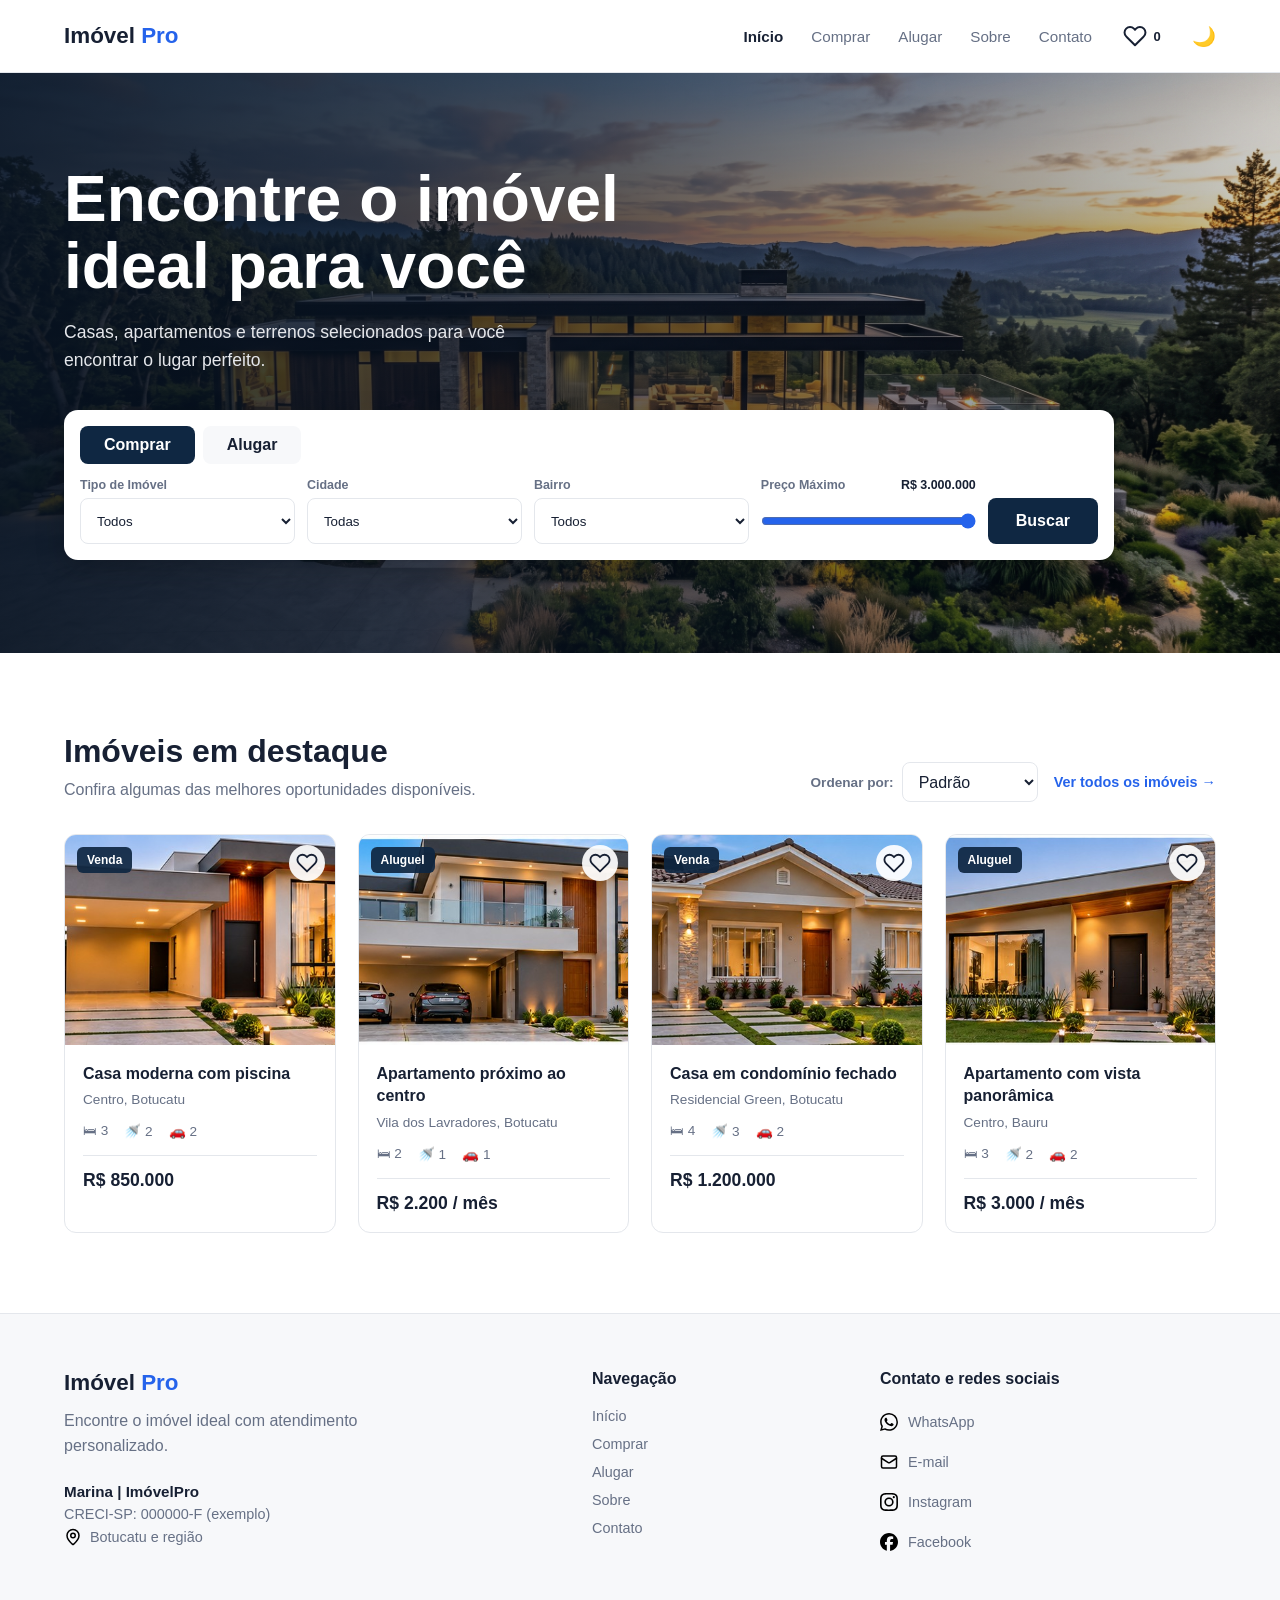
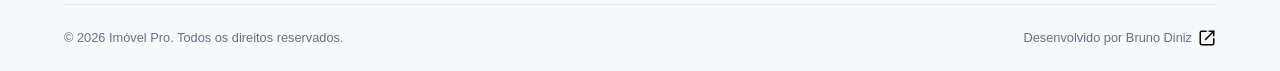
<file: index.html>
<!DOCTYPE html>
<html lang="pt-BR">
<head>
    <meta charset="UTF-8">
    <meta name="viewport" content="width=device-width, initial-scale=1.0">
    <title>ImóvelPro | Encontre seu próximo imóvel</title>
    <link rel="icon" type="image/svg+xml" href="assets/icons/favicon.svg">
    <link rel="stylesheet" href="css/style.css">
    <link rel="stylesheet" href="css/components/footer.css">
    <link rel="stylesheet" href="css/components/demoDialog.css">
</head>
<body>
    <header class="header">
        <div class="container header-container">
            <a href="index.html" class="logo">
                Imóvel <span>Pro</span>
            </a>

            <button
                class="menu-toggle"
                id="menu-toggle"
                aria-label="Abrir menu"
                aria-expanded="false"
            >
                ☰
            </button>

            <nav class="nav" id="nav">
                <a href="index.html" class="nav-link active">Início</a>
                <a href="imoveis.html?finalidade=venda" class="nav-link">Comprar</a>
                <a href="imoveis.html?finalidade=aluguel" class="nav-link">Alugar</a>
                <a href="sobre.html" class="nav-link">Sobre</a>
                <a href="contato.html" class="nav-link">Contato</a>
                <a
                    href="favoritos.html"
                    class="favorites-link"
                    aria-label="Ver favoritos"
                    title="Ver favoritos"
                >
                    <span class="favorites-icon" aria-hidden="true">
                        <svg
                            viewBox="0 0 24 24"
                            fill="none"
                            stroke="currentColor"
                            stroke-width="2"
                            stroke-linecap="round"
                            stroke-linejoin="round"
                        >
                            <path d="M20.84 4.61a5.5 5.5 0 0 0-7.78 0L12 5.67l-1.06-1.06a5.5 5.5 0 0 0-7.78 7.78l1.06 1.06L12 21.23l7.78-7.78 1.06-1.06a5.5 5.5 0 0 0 0-7.78Z"/>
                        </svg>
                    </span>
                    <span class="favorites-text">Favoritos</span>
                    <span class="favorites-count" id="favorites-count" aria-hidden="true">0</span>
                </a>

                <button
                    class="theme-toggle"
                    id="theme-toggle"
                    aria-label="Alternar tema"
                >
                    🌙
                </button>

            </nav>

        </div>

    </header>

    <main>
        <section class="hero">

            <div class="hero-overlay"></div>

            <div class="container hero-content">

                <div class="hero-text">

                    <h1>
                        Encontre o imóvel<br>
                        ideal para você
                    </h1>

                    <p>
                        Casas, apartamentos e terrenos selecionados
                        para você encontrar o lugar perfeito.
                    </p>

                </div>

                <form class="search-box" id="search-form">

                    <div class="search-purpose">

                        <button
                            type="button"
                            class="purpose-button active"
                            data-purpose="venda"
                            aria-pressed="true"
                        >
                            Comprar
                        </button>

                        <button
                            type="button"
                            class="purpose-button"
                            data-purpose="aluguel"
                            aria-pressed="false"
                        >
                            Alugar
                        </button>

                    </div>

                    <div class="search-fields">

                        <div class="search-field">

                            <label for="property-type">
                                Tipo de Imóvel
                            </label>

                            <select id="property-type">
                                <option value="">Todos</option>
                                <option value="casa">Casa</option>
                                <option value="apartamento">Apartamento</option>
                                <option value="terreno">Terreno</option>
                            </select>

                        </div>

                        <div class="search-field">

                            <label for="city">
                                Cidade
                            </label>

                            <select id="city">
                                <option value="">Todas</option>
                            </select>

                        </div>

                        <div class="search-field">

                            <label for="neighborhood">
                                Bairro
                            </label>

                            <select id="neighborhood">
                                <option value="">Todos</option>
                            </select>

                        </div>

                        <div class="search-field price-field">

                            <div class="price-header">

                                <label for="price">
                                    Preço Máximo
                                </label>

                                <span id="price-value">
                                    R$ 3.000.000
                                </span>

                            </div>

                            <input 
                                type="range"
                                id="price"
                                min="100000"
                                max="3000000"
                                step="50000"
                                value="3000000"
                            >

                        </div>

                        <button
                            type="submit"
                            class="search-button"
                        >
                            Buscar
                        </button>

                    </div>

                </form>

            </div>

        </section>

        <section class="featured-properties">

            <div class="container">

                <div class="section-header">

                    <div>
                        <h2 id ="properties-title">Imóveis em destaque</h2>

                        <p id="properties-description">
                            Confira algumas das melhores
                            oportunidades disponíveis.
                        </p>
                    </div>
                    <div class="section-actions">

                        <div class="sort-container">

                            <label for="sort-properties">
                                Ordenar por:
                            </label>

                            <select id="sort-properties">
                                <option value="default">Padrão</option>
                                <option value="price-asc">Menor preço</option>
                                <option value="price-desc">Maior preço</option>
                            </select>

                        </div>

                        <button
                            type="button"
                            class="clear-filters"
                            id="clear-filters"
                            hidden
                        >
                            Limpar filtros
                        </button>

                        <a href="imoveis.html" class="view-all">
                            Ver todos os imóveis →
                        </a>

                    </div>

                </div>

                <div
                    class="properties-grid"
                    id="featured-properties"
                >
                </div>

                <div class="pagination" id="pagination">

                    <button
                        type="button"
                        class="pagination-button"
                        id="previous-page"
                    >
                        Anterior
                    </button>

                    <div
                        class="pagination-pages"
                        id="pagination-pages"
                    >
                    </div>

                    <button
                        type="button"
                        class="pagination-button"
                        id="next-page"
                    >
                        Próxima
                    </button>

                </div>

            </div>

        </section>
        
    </main>

    <footer id="site-footer" class="site-footer"></footer>

    <script type="module" src="js/pages/home.js"></script>
</body>
</html>
</file>
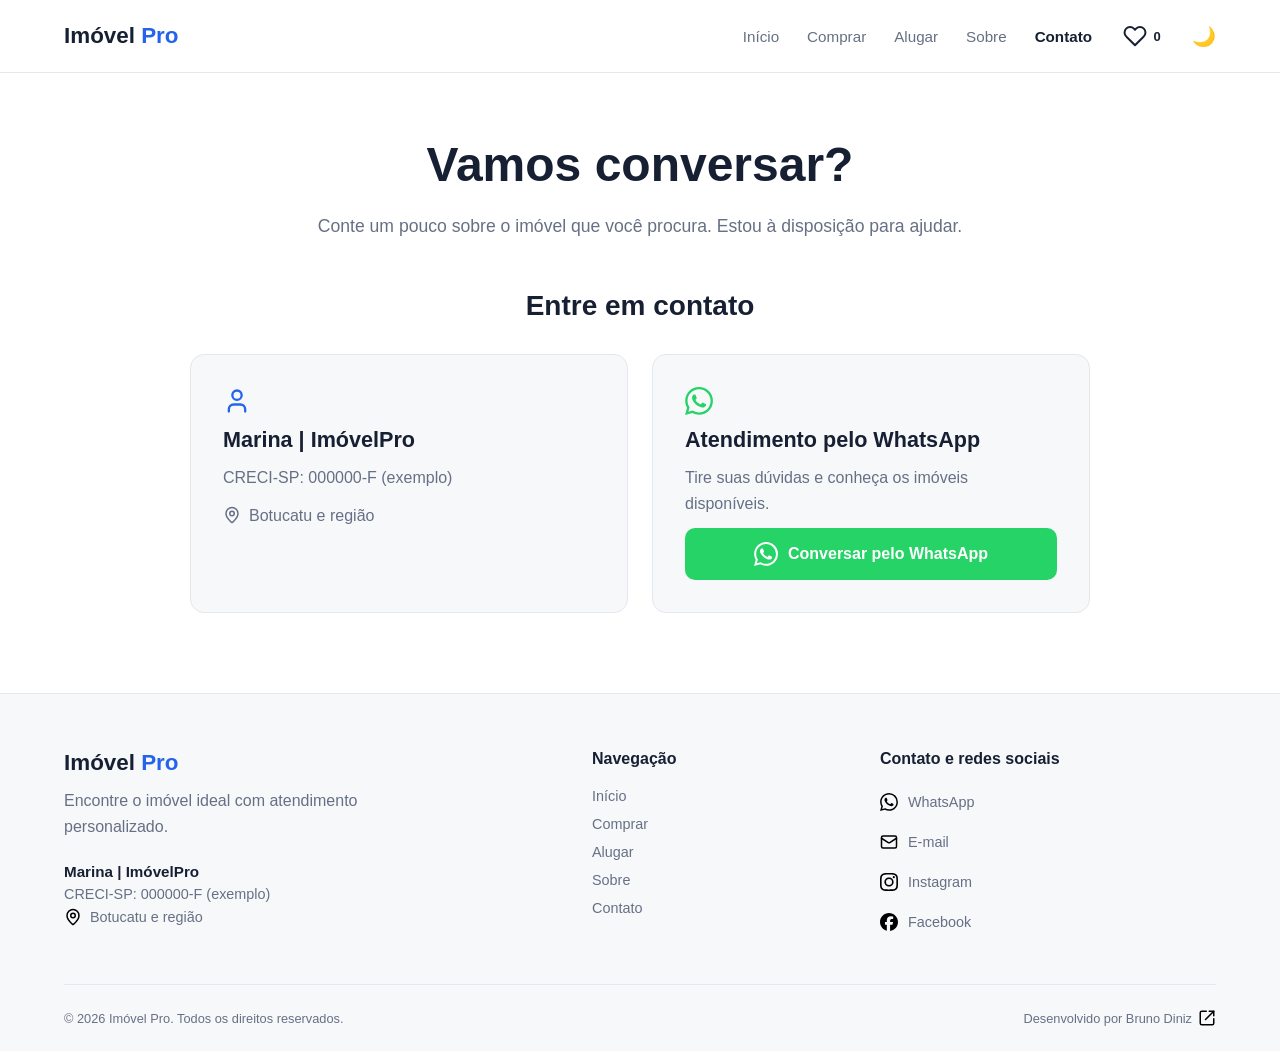
<file: contato.html>
<!DOCTYPE html>
<html lang="pt-BR">
<head>
    <meta charset="UTF-8">
    <meta name="viewport" content="width=device-width, initial-scale=1.0">
    <title>Contato | ImóvelPro</title>
    <link rel="icon" type="image/svg+xml" href="assets/icons/favicon.svg">
    <link rel="stylesheet" href="css/style.css">
    <link rel="stylesheet" href="css/components/demoDialog.css">
    <link rel="stylesheet" href="css/components/whatsappButton.css">
    <link rel="stylesheet" href="css/pages/contact.css">
    <link rel="stylesheet" href="css/components/footer.css">
</head>
<body>

    <header class="header">
        <div class="container header-container">
            <a href="index.html" class="logo">
                Imóvel <span>Pro</span>
            </a>

            <button
                class="menu-toggle"
                id="menu-toggle"
                aria-label="Abrir menu"
                aria-expanded="false"
            >
                ☰
            </button>

            <nav class="nav" id="nav">
                <a href="index.html" class="nav-link">Início</a>
                <a href="imoveis.html?finalidade=venda" class="nav-link">Comprar</a>
                <a href="imoveis.html?finalidade=aluguel" class="nav-link">Alugar</a>
                <a href="sobre.html" class="nav-link">Sobre</a>
                <a href="contato.html" class="nav-link active">Contato</a>
                <a
                    href="favoritos.html"
                    class="favorites-link"
                    aria-label="Ver favoritos"
                    title="Ver favoritos"
                >
                    <span class="favorites-icon" aria-hidden="true">
                        <svg
                            viewBox="0 0 24 24"
                            fill="none"
                            stroke="currentColor"
                            stroke-width="2"
                            stroke-linecap="round"
                            stroke-linejoin="round"
                        >
                            <path d="M20.84 4.61a5.5 5.5 0 0 0-7.78 0L12 5.67l-1.06-1.06a5.5 5.5 0 0 0-7.78 7.78l1.06 1.06L12 21.23l7.78-7.78 1.06-1.06a5.5 5.5 0 0 0 0-7.78Z"/>
                        </svg>
                    </span>
                    <span class="favorites-text">Favoritos</span>
                    <span class="favorites-count" id="favorites-count" aria-hidden="true">0</span>
                </a>

                <button
                    class="theme-toggle"
                    id="theme-toggle"
                    aria-label="Alternar tema"
                >
                    🌙
                </button>

            </nav>

        </div>

    </header>   

    <main>

       <section class="contact-hero">
            <div class="container contact-hero-content">
                <h1>Vamos conversar?</h1>
                <p>
                    Conte um pouco sobre o imóvel que você procura.
                    Estou à disposição para ajudar.
                </p>
            </div>
        </section>

       <section class="contact-info">
            <div class="container">

                <h2>Entre em contato</h2>

                <div class="contact-info-content">

                    <div class="contact-broker-info">

                        <span class="contact-broker-icon" aria-hidden="true"></span>

                        <h3 id="broker-name"></h3>

                        <p id="broker-creci"></p>

                        <div class="contact-region">
                            <span class="contact-region-icon" aria-hidden="true"></span>
                            <p id="broker-region"></p>
                        </div>

                    </div>

                    <div class="contact-whatsapp-card">
                        <span class="contact-whatsapp-icon" aria-hidden="true"></span>

                        <h3>Atendimento pelo WhatsApp</h3>

                        <p>
                            Tire suas dúvidas e conheça os imóveis disponíveis.
                        </p>

                        <div id="contact-whatsapp"></div>
                    </div>

                </div>

            </div>
        </section>

    </main>

    <footer id="site-footer" class="site-footer"></footer>

    <dialog
        id="demo-dialog"
        class="demo-dialog"
        aria-labelledby="demo-dialog-title"
        aria-describedby="demo-dialog-message"
    >
        <h2 id="demo-dialog-title">Versão demonstrativa</h2>

        <p id="demo-dialog-message"></p>

        <button type="button" id="close-demo-dialog">
            Entendi
        </button>
    </dialog>
 
    <script type="module" src="js/pages/contact.js"></script>
</body>
</html>
</file>
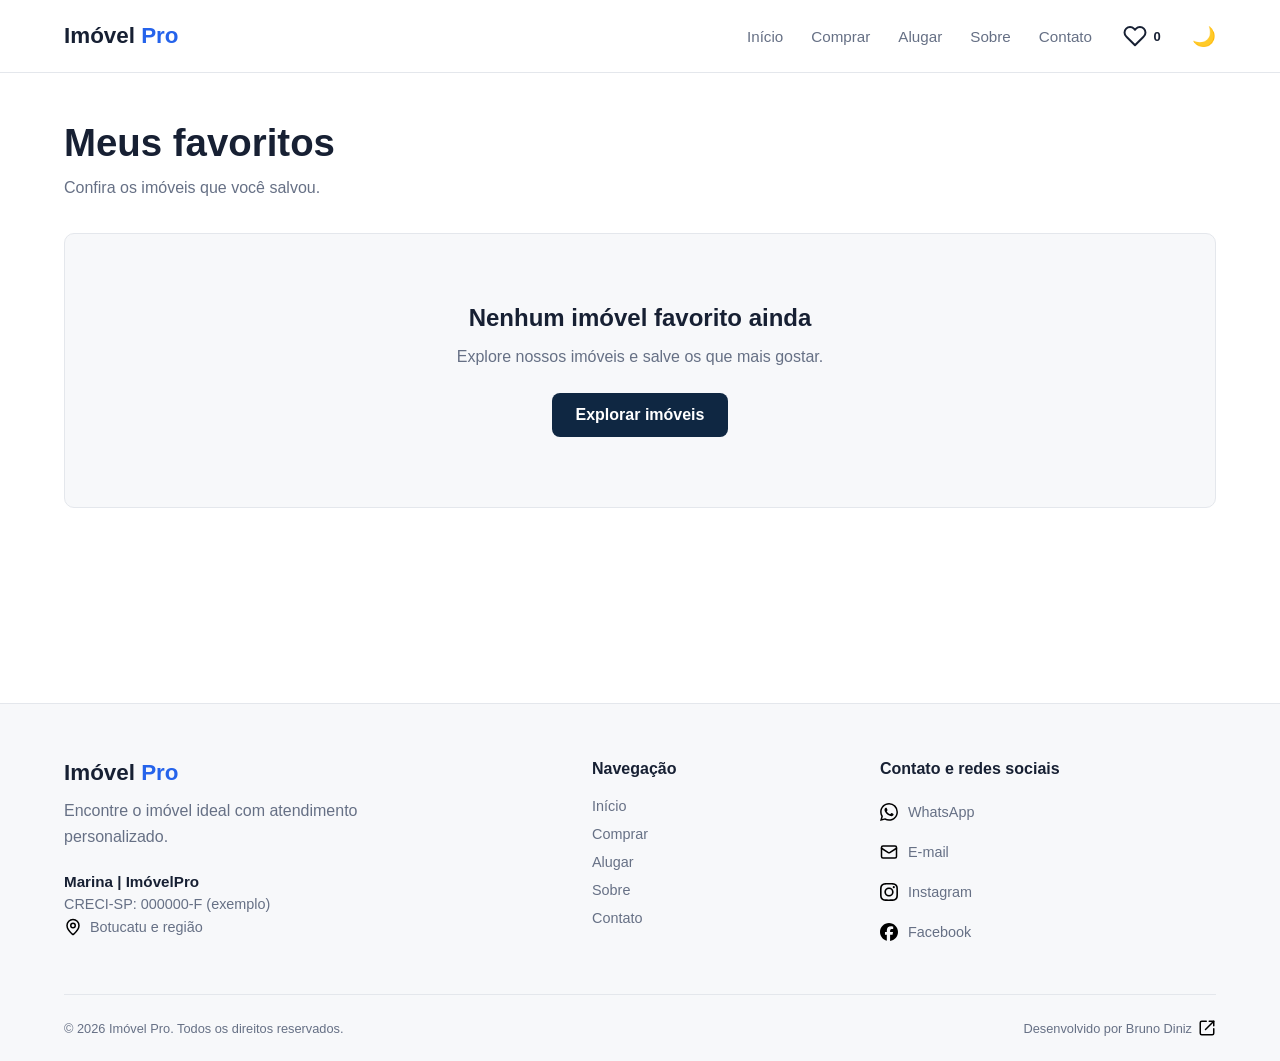
<file: favoritos.html>
<!DOCTYPE html>
<html lang="pt-BR">
<head>
    <meta charset="UTF-8">
    <meta name="viewport" content="width=device-width, initial-scale=1.0">
    <title>Favoritos | ImóvelPro</title>
    <link rel="icon" type="image/svg+xml" href="assets/icons/favicon.svg">
    <link rel="stylesheet" href="css/style.css">
    <link rel="stylesheet" href="css/pages/favorites.css">
    <link rel="stylesheet" href="css/components/demoDialog.css">
    <link rel="stylesheet" href="css/components/footer.css">
</head>
<body>

    <header class="header">
        <div class="container header-container">
            <a href="index.html" class="logo">
                Imóvel <span>Pro</span>
            </a>

            <button
                class="menu-toggle"
                id="menu-toggle"
                aria-label="Abrir menu"
                aria-expanded="false"
            >
                ☰
            </button>

            <nav class="nav" id="nav">
                <a href="index.html" class="nav-link">Início</a>
                <a href="imoveis.html?finalidade=venda" class="nav-link">Comprar</a>
                <a href="imoveis.html?finalidade=aluguel" class="nav-link">Alugar</a>
                <a href="sobre.html" class="nav-link">Sobre</a>
                <a href="contato.html" class="nav-link">Contato</a>
                <a
                    href="favoritos.html"
                    class="favorites-link"
                    aria-label="Ver favoritos"
                    title="Ver favoritos"
                >
                    <span class="favorites-icon" aria-hidden="true">
                        <svg
                            viewBox="0 0 24 24"
                            fill="none"
                            stroke="currentColor"
                            stroke-width="2"
                            stroke-linecap="round"
                            stroke-linejoin="round"
                        >
                            <path d="M20.84 4.61a5.5 5.5 0 0 0-7.78 0L12 5.67l-1.06-1.06a5.5 5.5 0 0 0-7.78 7.78l1.06 1.06L12 21.23l7.78-7.78 1.06-1.06a5.5 5.5 0 0 0 0-7.78Z"/>
                        </svg>
                    </span>
                    <span class="favorites-text">Favoritos</span>
                    <span class="favorites-count" id="favorites-count" aria-hidden="true">0</span>
                </a>

                <button
                    class="theme-toggle"
                    id="theme-toggle"
                    aria-label="Alternar tema"
                >
                    🌙
                </button>

            </nav>

        </div>

    </header>   

    <main class="container favorites-page">
        <header class="favorites-header">
            <h1>Meus favoritos</h1>
            <p>Confira os imóveis que você salvou.</p>
        </header>

        <section
            id="favorites-grid"
            class="properties-grid"
            aria-label="Imóveis favoritos"
        ></section>
    </main>

    <footer id="site-footer" class="site-footer"></footer>

    <script type="module" src="js/pages/favoritesPage.js"></script>
</body>
</html>
</file>
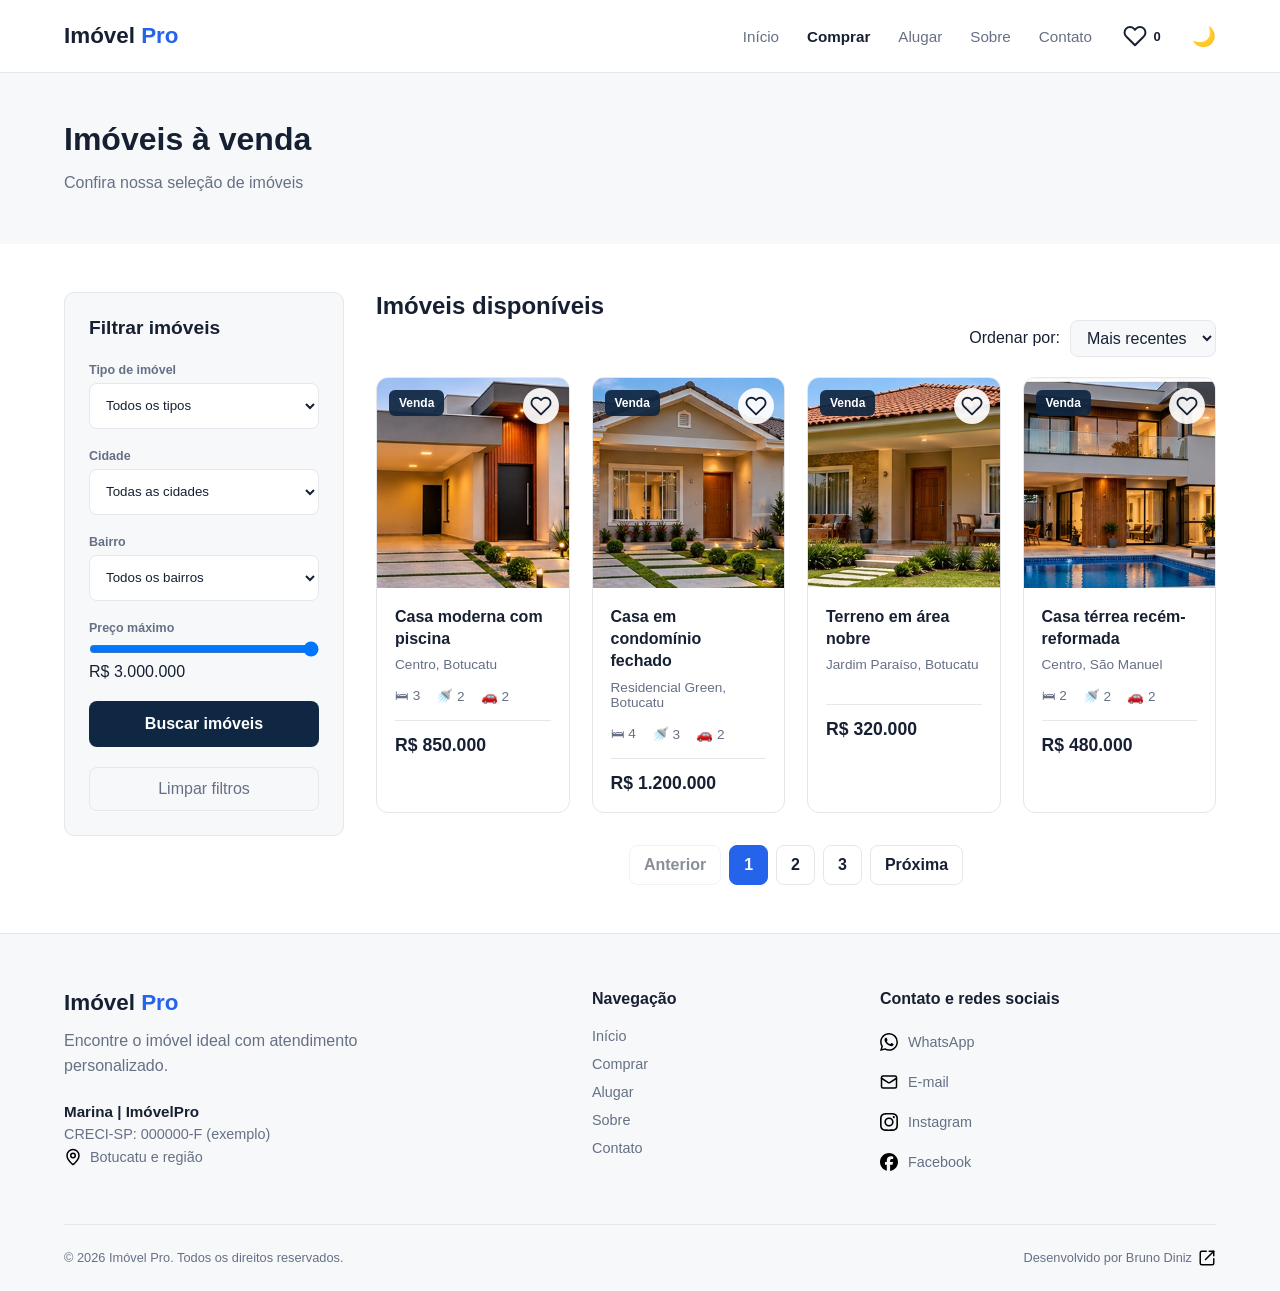
<file: imoveis.html>
<!DOCTYPE html>
<html lang="pt-BR">
<head>
    <meta charset="UTF-8">
    <meta name="viewport" content="width=device-width, initial-scale=1.0">
    <title>Imóveis à venda e para alugar | ImóvelPro</title>
    <link rel="icon" type="image/svg+xml" href="assets/icons/favicon.svg">
    <link rel="stylesheet" href="css/style.css">
    <link rel="stylesheet" href="css/pages/listings.css">
    <link rel="stylesheet" href="css/components/demoDialog.css">
    <link rel="stylesheet" href="css/components/footer.css">
</head>
<body>

    <header class="header">
        <div class="container header-container">
            <a href="index.html" class="logo">
                Imóvel <span>Pro</span>
            </a>

            <button
                class="menu-toggle"
                id="menu-toggle"
                aria-label="Abrir menu"
                aria-expanded="false"
            >
                ☰
            </button>

            <nav class="nav" id="nav">
                <a href="index.html" class="nav-link">Início</a>
                <a href="imoveis.html?finalidade=venda" id="nav-buy" class="nav-link">Comprar</a>
                <a href="imoveis.html?finalidade=aluguel" id="nav-rent" class="nav-link">Alugar</a>
                <a href="sobre.html" class="nav-link">Sobre</a>
                <a href="contato.html" class="nav-link">Contato</a>
                <a
                    href="favoritos.html"
                    class="favorites-link"
                    aria-label="Ver favoritos"
                    title="Ver favoritos"
                >
                    <span class="favorites-icon" aria-hidden="true">
                        <svg
                            viewBox="0 0 24 24"
                            fill="none"
                            stroke="currentColor"
                            stroke-width="2"
                            stroke-linecap="round"
                            stroke-linejoin="round"
                        >
                            <path d="M20.84 4.61a5.5 5.5 0 0 0-7.78 0L12 5.67l-1.06-1.06a5.5 5.5 0 0 0-7.78 7.78l1.06 1.06L12 21.23l7.78-7.78 1.06-1.06a5.5 5.5 0 0 0 0-7.78Z"/>
                        </svg>
                    </span>
                    <span class="favorites-text">Favoritos</span>
                    <span class="favorites-count" id="favorites-count" aria-hidden="true">0</span>
                </a>

                <button
                    class="theme-toggle"
                    id="theme-toggle"
                    aria-label="Alternar tema"
                >
                    🌙
                </button>

            </nav>

        </div>

    </header>   

    <main>

        <section class="listings-intro">

            <div class="container">

                <h1 id="listings-title" class="listings-title">Todos os imóveis</h1>

                <p>Confira nossa seleção de imóveis</p>

            </div>

        </section>

        <section class="listings-section">

            <div class="container">

                <div class="listings-layout">

                    <aside class="listings-filters">

                        <h2>Filtrar imóveis</h2>

                        <form id="listings-filter-form">

                            <div class="search-field">
                                <label for="listing-type">Tipo de imóvel</label>

                                <select id="listing-type" name="type">
                                    <option value="">Todos os tipos</option>
                                    <option value="casa">Casa</option>
                                    <option value="apartamento">Apartamento</option>
                                    <option value="terreno">Terreno</option>
                                </select>
                            </div>

                            <div class="search-field">
                                <label for="listing-city">Cidade</label>
                                <select id="listing-city" name="city">
                                    <option value="">Todas as cidades</option>
                                </select>
                            </div>

                            <div class="search-field">
                                <label for="listing-neighborhood">Bairro</label>
                                <select id="listing-neighborhood" name="neighborhood">
                                    <option value="">Todos os bairros</option>
                                </select>
                            </div>

                            <div class="search-field">
                                <label for="listing-price">Preço máximo</label>

                                <input
                                    type="range"
                                    id="listing-price"
                                    name="price"
                                    min="100000"
                                    max="3000000"
                                    step="50000"
                                    value="3000000"
                                >

                                <output id="listing-price-value" for="listing-price"></output>
                            </div>

                            <button type="submit" class="search-button">
                                Buscar imóveis
                            </button>

                            <button type="button" id="clear-listings-filters" class="clear-filters-button">
                                Limpar filtros
                            </button>

                        </form>

                    </aside>

                    <div class="listings-results">
                        <h2>Imóveis disponíveis</h2>
                        <div class="listings-sort">
                            <label for="listing-sort">Ordenar por:</label>

                            <select id="listing-sort">
                                <option value="default">Mais recentes</option>
                                <option value="price-asc">Menor preço</option>
                                <option value="price-desc">Maior preço</option>
                            </select>
                        </div>

                        <div class="properties-grid" id="listings-grid"></div>
                        
                        <div class="pagination" id="pagination" hidden>
                            <button
                                type="button"
                                class="pagination-button"
                                id="previous-page"
                                aria-label="Página anterior"
                            >
                                Anterior
                            </button>

                            <div class="pagination-pages" id="pagination-pages"></div>

                            <button
                                type="button"
                                class="pagination-button"
                                id="next-page"
                                aria-label="Próxima página"
                            >
                                Próxima
                            </button>
                        </div>
                    </div>

                </div>

            </div>

        </section>

    </main>

    <footer id="site-footer" class="site-footer"></footer>

    <script type="module" src="js/pages/listings.js"></script>
</body>
</html>
</file>
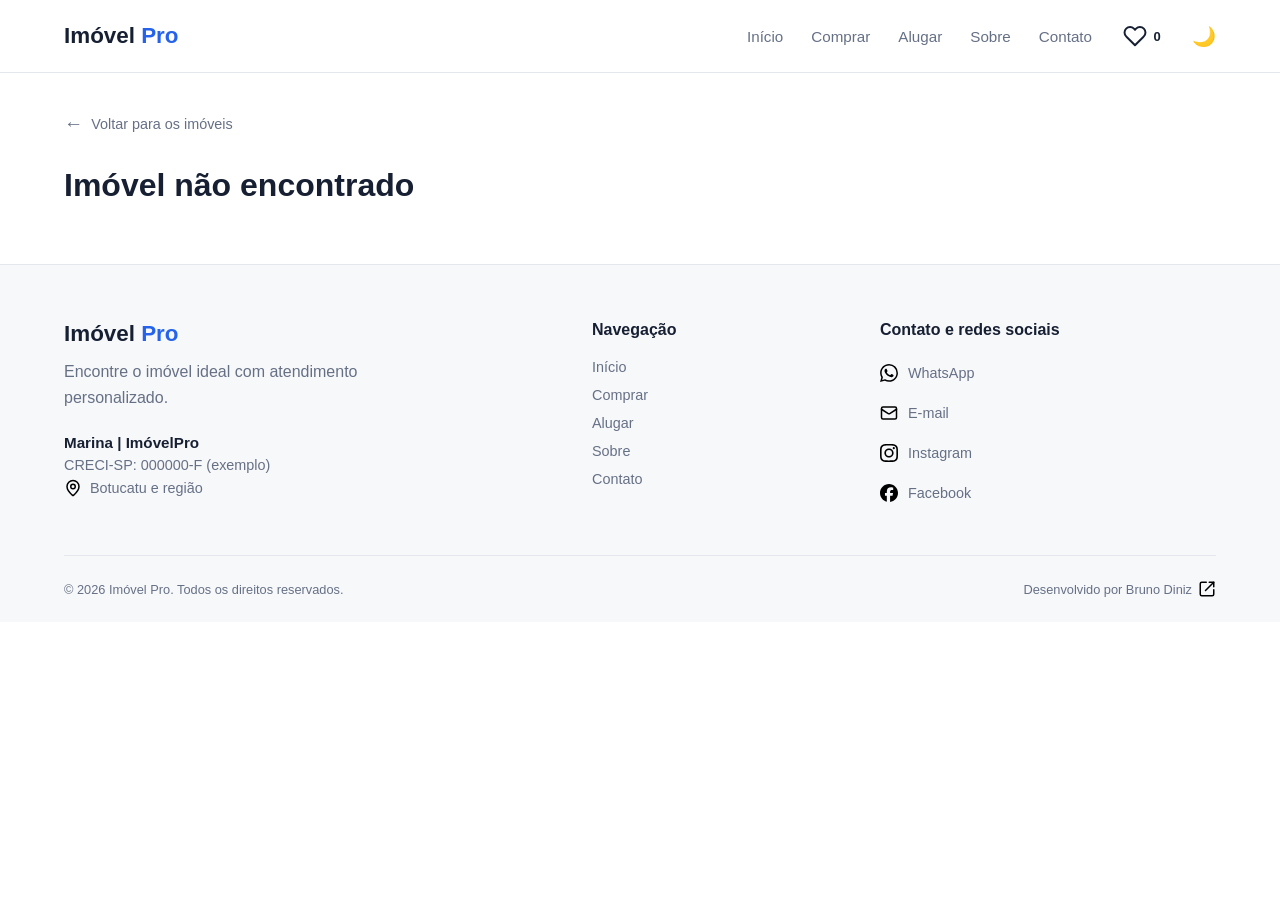
<file: imovel.html>
<!DOCTYPE html>
<html lang="pt-BR">
<head>
    <meta charset="UTF-8">
    <meta name="viewport" content="width=device-width, initial-scale=1.0">
    <title>Detalhes do imóvel | ImóvelPro</title>
    <link rel="icon" type="image/svg+xml" href="assets/icons/favicon.svg">
    <link rel="stylesheet" href="css/style.css">
    <link rel="stylesheet" href="css/pages/propertyDetails.css">
    <link rel="stylesheet" href="css/components/demoDialog.css">
    <link rel="stylesheet" href="css/components/whatsappButton.css">
    <link rel="stylesheet" href="css/components/footer.css">
</head>
<body>

    <header class="header">
        <div class="container header-container">
            <a href="index.html" class="logo">
                Imóvel <span>Pro</span>
            </a>

            <button
                class="menu-toggle"
                id="menu-toggle"
                aria-label="Abrir menu"
                aria-expanded="false"
            >
                ☰
            </button>

            <nav class="nav" id="nav">
                <a href="index.html" class="nav-link">Início</a>
                <a href="imoveis.html?finalidade=venda" id="nav-buy" class="nav-link">Comprar</a>
                <a href="imoveis.html?finalidade=aluguel" id="nav-rent" class="nav-link">Alugar</a>
                <a href="sobre.html" class="nav-link">Sobre</a>
                <a href="contato.html" class="nav-link">Contato</a>
                <a
                    href="favoritos.html"
                    class="favorites-link"
                    aria-label="Ver favoritos"
                    title="Ver favoritos"
                >
                    <span class="favorites-icon" aria-hidden="true">
                        <svg
                            viewBox="0 0 24 24"
                            fill="none"
                            stroke="currentColor"
                            stroke-width="2"
                            stroke-linecap="round"
                            stroke-linejoin="round"
                        >
                            <path d="M20.84 4.61a5.5 5.5 0 0 0-7.78 0L12 5.67l-1.06-1.06a5.5 5.5 0 0 0-7.78 7.78l1.06 1.06L12 21.23l7.78-7.78 1.06-1.06a5.5 5.5 0 0 0 0-7.78Z"/>
                        </svg>
                    </span>
                    <span class="favorites-text">Favoritos</span>
                    <span class="favorites-count" id="favorites-count" aria-hidden="true">0</span>
                </a>

                <button
                    class="theme-toggle"
                    id="theme-toggle"
                    aria-label="Alternar tema"
                >
                    🌙
                </button>

            </nav>

        </div>

    </header>   

    <main id="property-details" class="container property-details">
        <h1>Detalhes do imóvel</h1>
    </main>

    <footer id="site-footer" class="site-footer"></footer>

    <script type="module" src="js/pages/propertyDetails.js"></script>
</body>
</html>
</file>
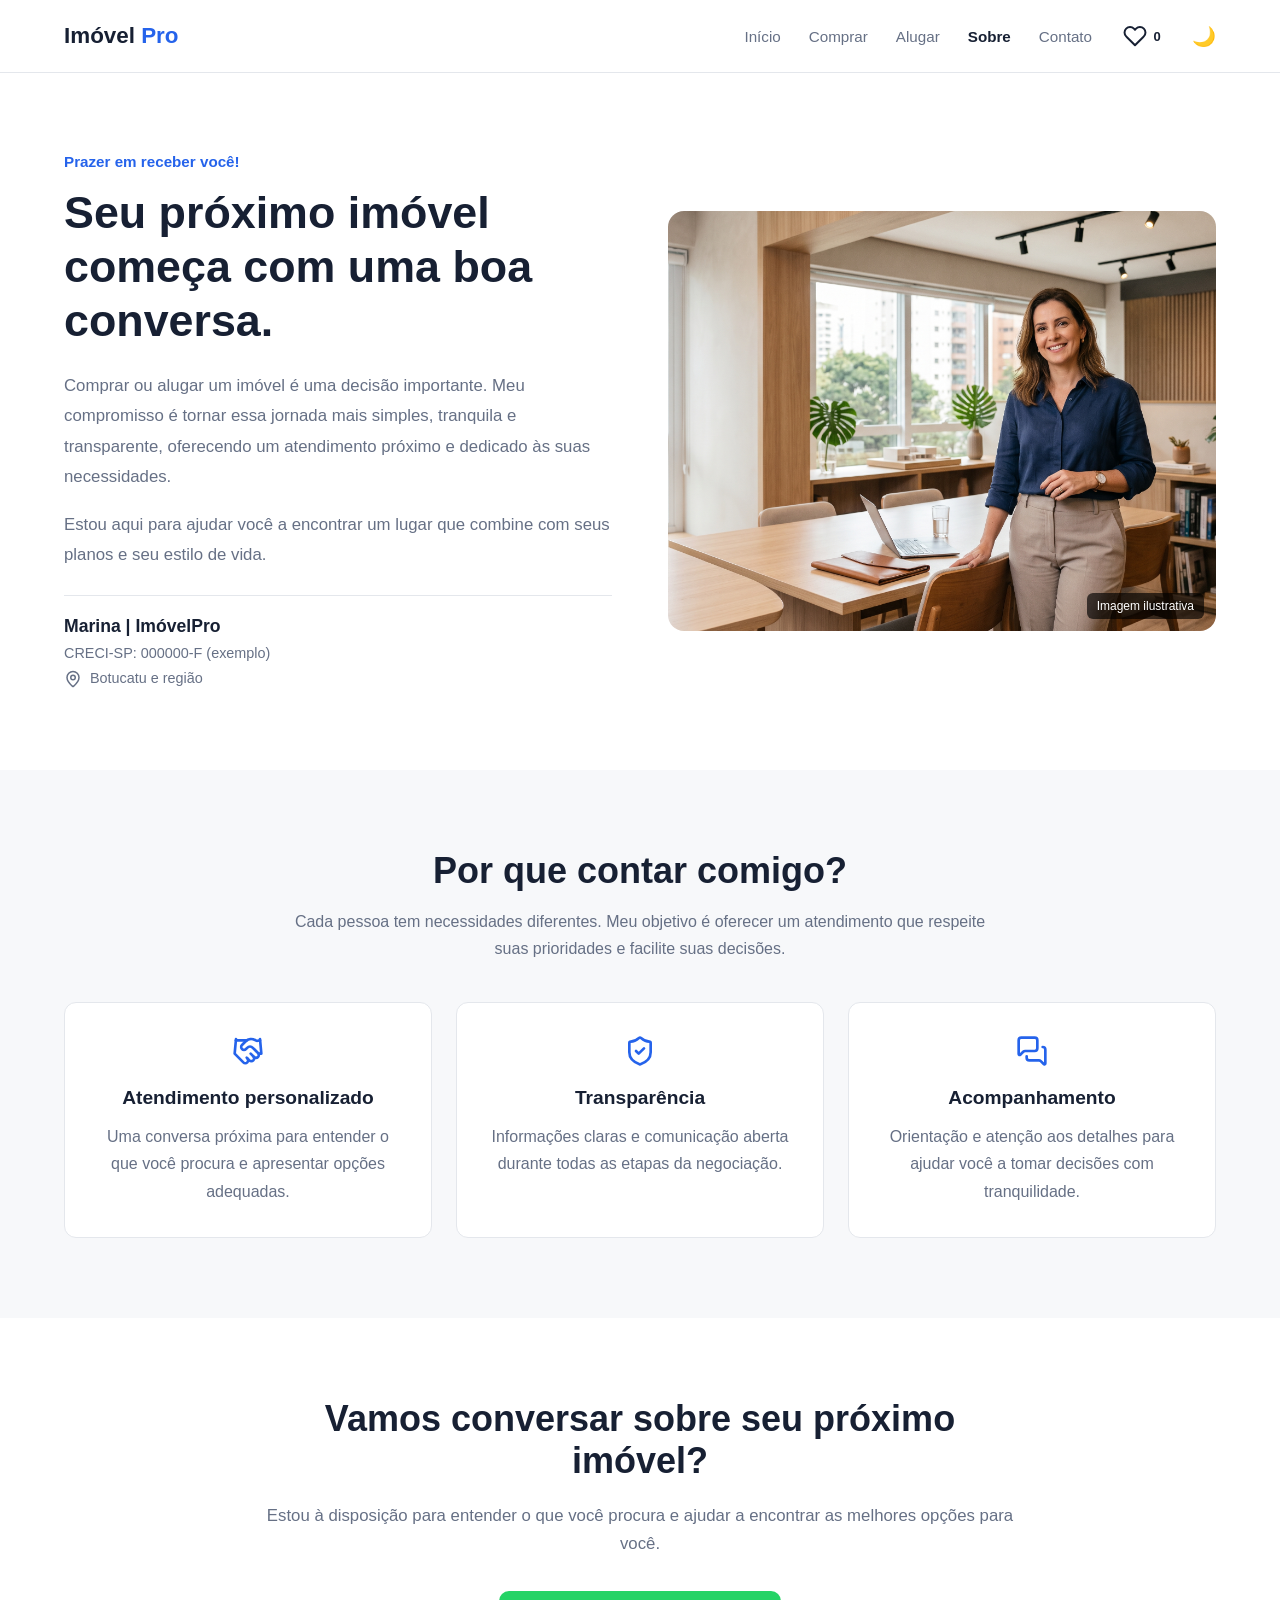
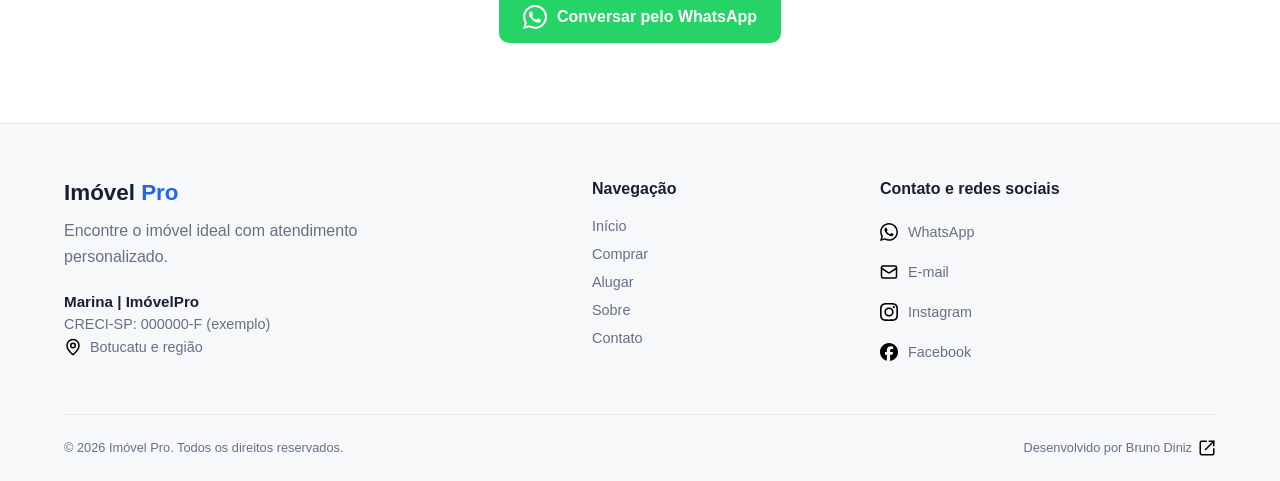
<file: sobre.html>
<!DOCTYPE html>
<html lang="pt-BR">
<head>
    <meta charset="UTF-8">
    <meta name="viewport" content="width=device-width, initial-scale=1.0">
    <title>Sobre | ImóvelPro</title>
    <link rel="icon" type="image/svg+xml" href="assets/icons/favicon.svg">
    <link rel="stylesheet" href="css/style.css">
    <link rel="stylesheet" href="css/pages/about.css">
    <link rel="stylesheet" href="css/components/demoDialog.css">
    <link rel="stylesheet" href="css/components/whatsappButton.css">
    <link rel="stylesheet" href="css/components/footer.css">
</head>
<body>

    <header class="header">
        <div class="container header-container">
            <a href="index.html" class="logo">
                Imóvel <span>Pro</span>
            </a>

            <button
                class="menu-toggle"
                id="menu-toggle"
                aria-label="Abrir menu"
                aria-expanded="false"
            >
                ☰
            </button>

            <nav class="nav" id="nav">
                <a href="index.html" class="nav-link">Início</a>
                <a href="imoveis.html?finalidade=venda" class="nav-link">Comprar</a>
                <a href="imoveis.html?finalidade=aluguel" class="nav-link">Alugar</a>
                <a href="sobre.html" class="nav-link active">Sobre</a>
                <a href="contato.html" class="nav-link">Contato</a>
                <a
                    href="favoritos.html"
                    class="favorites-link"
                    aria-label="Ver favoritos"
                    title="Ver favoritos"
                >
                    <span class="favorites-icon" aria-hidden="true">
                        <svg
                            viewBox="0 0 24 24"
                            fill="none"
                            stroke="currentColor"
                            stroke-width="2"
                            stroke-linecap="round"
                            stroke-linejoin="round"
                        >
                            <path d="M20.84 4.61a5.5 5.5 0 0 0-7.78 0L12 5.67l-1.06-1.06a5.5 5.5 0 0 0-7.78 7.78l1.06 1.06L12 21.23l7.78-7.78 1.06-1.06a5.5 5.5 0 0 0 0-7.78Z"/>
                        </svg>
                    </span>
                    <span class="favorites-text">Favoritos</span>
                    <span class="favorites-count" id="favorites-count" aria-hidden="true">0</span>
                </a>

                <button
                    class="theme-toggle"
                    id="theme-toggle"
                    aria-label="Alternar tema"
                >
                    🌙
                </button>

            </nav>

        </div>

    </header>   

    <main>

        <section class="about-hero">
            <div class="container about-hero-content">

                <div class="about-hero-text">
                    <span class="about-eyebrow">Prazer em receber você!</span>

                    <h1>Seu próximo imóvel começa com uma boa conversa.</h1>

                    <p>
                        Comprar ou alugar um imóvel é uma decisão importante.
                        Meu compromisso é tornar essa jornada mais simples,
                        tranquila e transparente, oferecendo um atendimento
                        próximo e dedicado às suas necessidades.
                    </p>

                    <p>
                        Estou aqui para ajudar você a encontrar um lugar
                        que combine com seus planos e seu estilo de vida.
                    </p>

                    <div class="about-broker-info">
                        <h2 id="broker-name"></h2>
                        <p id="broker-creci"></p>
                        <div class="about-broker-region">
                            <span class="about-region-icon" aria-hidden="true"></span>
                            <p id="broker-region"></p>
                        </div>
                    </div>
                    
                </div>

                <div class="about-hero-image">
                    <img
                        src="assets/images/about-broker.jpg"
                        alt="Imagem ilustrativa de uma profissional em um escritório imobiliário"
                        width="1662"
                        height="928"
                    >
                    <span class="about-image-caption">
                        Imagem ilustrativa
                    </span>
                </div>

            </div>

        </section>

        <section class="about-benefits">
            <div class="container">

                <div class="about-section-heading">
                    <h2>Por que contar comigo?</h2>
                    <p>
                        Cada pessoa tem necessidades diferentes.
                        Meu objetivo é oferecer um atendimento que respeite
                        suas prioridades e facilite suas decisões.
                    </p>
                </div>

                <div class="about-benefits-grid">

                    <article class="about-benefit-card">
                        <span
                            class="about-benefit-icon icon-handshake"
                            aria-hidden="true"
                        ></span>
                        <h3>Atendimento personalizado</h3>
                        <p>
                            Uma conversa próxima para entender o que você
                            procura e apresentar opções adequadas.
                        </p>
                    </article>

                    <article class="about-benefit-card">
                        <span
                            class="about-benefit-icon icon-shield"
                            aria-hidden="true"
                        ></span>
                        <h3>Transparência</h3>
                        <p>
                            Informações claras e comunicação aberta
                            durante todas as etapas da negociação.
                        </p>
                    </article>

                    <article class="about-benefit-card">
                        <span
                            class="about-benefit-icon icon-messages"
                            aria-hidden="true"
                        ></span>
                        <h3>Acompanhamento</h3>
                        <p>
                            Orientação e atenção aos detalhes para ajudar
                            você a tomar decisões com tranquilidade.
                        </p>
                    </article>

                </div>

            </div>
        </section>

        <section class="about-contact">
            <div class="container about-contact-content">

                <h2>Vamos conversar sobre seu próximo imóvel?</h2>

                <p>
                    Estou à disposição para entender o que você procura
                    e ajudar a encontrar as melhores opções para você.
                </p>

                <div id="about-whatsapp-contact"></div>

            </div>
        </section>

    </main>

    <footer id="site-footer" class="site-footer"></footer>

    <dialog
        id="demo-dialog"
        class="demo-dialog"
        aria-labelledby="demo-dialog-title"
        aria-describedby="demo-dialog-message"
    >
        <h2 id="demo-dialog-title">Versão demonstrativa</h2>

        <p id="demo-dialog-message"></p>

        <button type="button" id="close-demo-dialog">
            Entendi
        </button>
    </dialog>

    <script type="module" src="js/pages/about.js"></script>
</body>
</html>
</file>
<file: css/style.css>
/* ==========================================================
   01. VARIÁVEIS E TEMAS
   ========================================================== */
:root {
    color-scheme: light;
    --color-primary: #0f2742;
    --color-primary-hover: #173b62;
    --color-background: #ffffff;
    --color-surface: #f7f8fa;
    --color-text: #172033;
    --color-text-secondary: #667085;
    --color-border: #e4e7ec;
    --color-selected: #2563eb;
    --color-whatsapp: #25D366;
    --container-width: 1200px;
    --border-radius: 10px;
    --transition: 0.25s ease;
}

[data-theme="dark"] {
    color-scheme: dark;
    --color-background: #0d1117;
    --color-surface: #161b22;
    --color-text: #f0f6fc;
    --color-text-secondary: #9da7b3;
    --color-border: #30363d;
    --color-selected: #60a5fa;
}

/* ==========================================================
   02. RESET E ESTILOS GLOBAIS
   ========================================================== */
* {
    margin: 0;
    padding: 0;
    box-sizing: border-box;
}

html {
    scroll-behavior: smooth;
}

body {
    font-family: Arial, Helvetica, sans-serif;
    background-color: var(--color-background);
    color: var(--color-text);
    transition:
        background-color var(--transition),
        color var(--transition);
}

a {
    text-decoration: none;
    color: inherit;
}

button {
    font: inherit;
}

/* ==========================================================
   03. LAYOUT GLOBAL
   ========================================================== */
.container {
    width: min(90%, var(--container-width));
    margin-inline: auto;
}

/* ==========================================================
   04. CABEÇALHO E NAVEGAÇÃO
   ========================================================== */
.header {
    background-color: var(--color-background);
    border-bottom: 1px solid var(--color-border);
    position: sticky;
    top: 0;
    z-index: 1000;
}

.header-container {
    min-height: 72px;
    display: flex;
    align-items: center;
    justify-content: space-between;
}

.logo {
    font-size: 1.4rem;
    font-weight: 700;
    color: var(--color-text);
}

.logo span {
    color: #2563eb;
}

.nav {
    display: flex;
    align-items: center;
    gap: 28px;
}

.nav-link {
    color: var(--color-text-secondary);
    font-size: 0.95rem;
    transition: color var(--transition);
}

.nav-link:hover,
.nav-link.active {
    color: var(--color-text);
}

.nav-link.active {
    font-weight: 600;
}

.theme-toggle,
.menu-toggle {
    border: none;
    background: transparent;
    color: var(--color-text);
    cursor: pointer;
    font-size: 1.2rem;
}

.menu-toggle {
    display: none;
}

/* Link de favoritos no cabeçalho */

.favorites-link {
    display: inline-flex;
    align-items: center;
    justify-content: center;
    gap: 6px;
    color: var(--color-text);
    text-decoration: none;
    min-width: 44px;
    min-height: 44px;
}

.favorites-icon {
    display: inline-flex;
    align-items: center;
    justify-content: center;
}

.favorites-icon svg {
    width: 24px;
    height: 24px;
    fill: none;
    transition: fill var(--transition);
}

.favorites-icon.favorited svg {
    fill: currentColor;
}

.favorites-text {
    display: none;
}

.favorites-count {
    font-size: 13px;
    font-weight: 600;
}

.favorites-link:hover {
    color: var(--color-primary);
}

.favorites-link:focus-visible {
    outline: 2px solid var(--color-primary);
    outline-offset: 3px;
    border-radius: 6px;
}


/* ==========================================================
   05. HERO DA PÁGINA INICIAL
   ========================================================== */
.hero {
    position: relative;
    min-height: 580px;
    display: flex;
    align-items: center;
    background-image:
        url("../assets/images/hero-house.jpg");
    background-size: cover;
    background-position: center;
}

.hero-overlay {
    position: absolute;
    inset: 0;
    background:
        linear-gradient(
            90deg,
            rgba(8, 20, 36, 0.88) 0%,
            rgba(8, 20, 36, 0.65) 45%,
            rgba(8, 20, 36, 0.20) 100%
        );
}

.hero-content {
    position: relative;
    z-index: 1;
}

.hero-text {
    max-width: 620px;
    color: #ffffff;
    margin-bottom: 36px;
}

.hero-text h1 {
    font-size: clamp(2.4rem, 5vw, 4rem);
    line-height: 1.05;
    margin-bottom: 18px;
}

.hero-text p {
    max-width: 520px;
    font-size: 1.1rem;
    line-height: 1.6;
    color: #e5e7eb;
}

/* ==========================================================
   06. FORMULÁRIO DE BUSCA
   ========================================================== */
.search-box {
    max-width: 1050px;
    background-color: var(--color-background);
    border-radius: 14px;
    padding: 16px;
    box-shadow:
        0 10px 30px rgba(0, 0, 0, 0.18);
}

.search-purpose {
    display: flex;
    gap: 8px;
    margin-bottom: 14px;
}

.purpose-button {
    border: none;
    border-radius: 8px;
    padding: 10px 24px;
    background-color: var(--color-surface);
    color: var(--color-text);
    cursor: pointer;
    font-weight: 600;
    transition: var(--transition);
}

.purpose-button:hover {
    background-color: var(--color-border);
}

.purpose-button.active {
    background-color: var(--color-primary);
    color: #ffffff;
}

.search-fields {
    display: grid;
    grid-template-columns:
        repeat(4, minmax(0, 1fr))
        auto;
    gap: 12px;
    align-items: end;
}

.search-field {
    display: flex;
    flex-direction: column;
    gap: 6px;
}

.search-field label {
    font-size: 0.78rem;
    font-weight: 600;
    color: var(--color-text-secondary);
}

.search-field select {
    width: 100%;
    min-height: 46px;
    padding: 0 12px;
    border: 1px solid var(--color-border);
    border-radius: 8px;
    background-color: var(--color-background);
    color: var(--color-text);
    outline: none;
}

.search-field select:focus {
    border-color: #2563eb;
    box-shadow:
        0 0 0 3px rgba(37, 99, 235, 0.15);
}

.search-button {
    min-height: 46px;
    padding: 0 28px;
    border: none;
    border-radius: 8px;
    background-color: var(--color-primary);
    color: #ffffff;
    font-weight: 600;
    cursor: pointer;
    transition: background-color var(--transition);
}

.search-button:hover {
    background-color: var(--color-primary-hover);
}

/* ==========================================================
   07. SEÇÃO DE IMÓVEIS
   ========================================================== */
.featured-properties {
    padding: 80px 0;
    background-color: var(--color-background);
}

.section-header {
    display: flex;
    align-items: flex-end;
    justify-content: space-between;
    gap: 20px;
    margin-bottom: 32px;
}

.section-header h2 {
    font-size: 2rem;
    margin-bottom: 8px;
}

.section-header p {
    color: var(--color-text-secondary);
    line-height: 1.5;
}

.view-all {
    color: #2563eb;
    font-weight: 600;
    font-size: 0.9rem;
}

/* ==========================================================
   08. GRID E CARDS DE IMÓVEIS
   ========================================================== */
.properties-grid {
    display: grid;
    grid-template-columns: repeat(4, 1fr);
    gap: 22px;
    scroll-margin-top: 90px;
}

.property-card {
    background-color: var(--color-background);
    border: 1px solid var(--color-border);
    border-radius: 12px;
    overflow: hidden;
    transition:
        transform var(--transition),
        box-shadow var(--transition);
}

.property-card:hover {
    transform: translateY(-4px);
    box-shadow:
        0 12px 30px rgba(0, 0, 0, 0.10);
}

.property-image {
    position: relative;
    height: 210px;
    overflow: hidden;
}

.property-image-link {
    display: block;
    width: 100%;
    height: 100%;
}

.property-image-link:focus-visible {
    outline: 3px solid var(--color-selected);
    outline-offset: -3px;
}

.property-image img {
    width: 100%;
    height: 100%;
    object-fit: cover;
    transition: transform 0.4s ease;
}

.property-card:hover .property-image img {
    transform: scale(1.04);
}

.property-purpose {
    position: absolute;
    top: 12px;
    left: 12px;
    padding: 6px 10px;
    border-radius: 6px;
    background-color: rgba(15, 39, 66, 0.92);
    color: #ffffff;
    font-size: 0.75rem;
    font-weight: 600;
}

.favorite-button {
    position: absolute;
    top: 10px;
    right: 10px;
    width: 36px;
    height: 36px;
    border: none;
    border-radius: 50%;
    background-color: rgba(255, 255, 255, 0.92);
    color: #172033;
    font-size: 1.3rem;
    cursor: pointer;
    display: flex;
    align-items: center;
    justify-content: center;
    transition: transform var(--transition);
}

.favorite-button:hover {
    transform: scale(1.08);
}

.favorite-button svg {
    width: 22px;
    height: 22px;
    fill: none;
    transition: fill var(--transition), stroke var(--transition);
}

.favorite-button.favorited svg {
    fill: currentColor;
}

.property-content {
    padding: 18px;
}

.property-content h3 {
    font-size: 1rem;
    margin-bottom: 7px;
    line-height: 1.4;
}

.property-location {
    color: var(--color-text-secondary);
    font-size: 0.85rem;
    margin-bottom: 16px;
}

.property-features {
    display: flex;
    gap: 16px;
    color: var(--color-text-secondary);
    font-size: 0.85rem;
    padding-bottom: 16px;
    margin-bottom: 14px;
    border-bottom: 1px solid var(--color-border);
}

.property-price {
    color: var(--color-text);
    font-size: 1.1rem;
    font-weight: 700;
}

.favorited {
    color: red;
}

/* ==========================================================
   09. CONTROLE DE PREÇO
   ========================================================== */
.price-field {
    min-width: 190px;
}

.price-header {
    display: flex;
    justify-content: space-between;
    align-items: center;
    gap: 12px;
}

.price-header #price-value {
    color: var(--color-text);
    font-size: 0.78rem;
    font-weight: 600;
    white-space: nowrap;
}

.price-field input[type="range"] {
    width: 100%;
    height: 46px;
    cursor: pointer;
    accent-color: #2563eb;
}

/* ==========================================================
   10. ESTADOS E AÇÕES DOS RESULTADOS
   ========================================================== */
.no-results {
    grid-column: 1 / -1;
    padding: 40px 20px;
    text-align: center;
    color: var(--color-text-secondary);
    font-size: 1rem;
}

.section-actions {
    display: flex;
    align-items: center;
    gap: 16px;
}

.clear-filters {
    padding: 10px 16px;
    border: 1px solid var(--color-border);
    border-radius: 8px;
    background: transparent;
    color: var(--color-text);
    font: inherit;
    font-weight: 500;
    cursor: pointer;
    transition: var(--transition);
}

.clear-filters:hover {
    background: var(--color-surface);
    border-color: var(--color-primary);
    color: var(--color-primary);
}

/* ==========================================================
   11. ORDENAÇÃO
   ========================================================== */
.sort-container {
    display: flex;
    align-items: center;
    gap: 8px;
}

.sort-container label {
    color: var(--color-text-secondary);
    font-size: 0.85rem;
    font-weight: 600;
    white-space: nowrap;
}

.sort-container select {
    min-height: 40px;
    padding: 0 12px;
    border: 1px solid var(--color-border);
    border-radius: 8px;
    background-color: var(--color-background);
    color: var(--color-text);
    font: inherit;
    cursor: pointer;
    outline: none;
}

.sort-container select:focus {
    border-color: #2563eb;
    box-shadow:
        0 0 0 3px rgba(37, 99, 235, 0.15);
}

/* ==========================================================
   12. PAGINAÇÃO
   ========================================================== */
.pagination {
    display: flex;
    justify-content: center;
    align-items: center;
    gap: 8px;
    margin-top: 32px;
}

.pagination-pages {
    display: flex;
    gap: 8px;
}

.pagination-button {
    min-height: 40px;
    padding: 0 14px;
    border: 1px solid var(--color-border);
    border-radius: 8px;
    background-color: var(--color-background);
    color: var(--color-text);
    font: inherit;
    font-weight: 600;
    cursor: pointer;
    transition: 0.2s;
}

.pagination-button:hover {
    border-color: #2563eb;
}

.pagination-button.active {
    background-color: #2563eb;
    border-color: #2563eb;
    color: #fff;
}

.pagination-button:disabled {
    opacity: 0.5;
    cursor: not-allowed;
}

.pagination[hidden] {
    display: none;
}

/* ==========================================================
   13. RESPONSIVIDADE — TABLETS
   ========================================================== */
@media (max-width: 1100px) {
    .properties-grid {
        grid-template-columns: repeat(2, 1fr);
    }

    .search-fields {
        grid-template-columns: repeat(3, 1fr);
    }

    .price-field {
        grid-column: 1 / 3;
    }

    .search-button {
        grid-column: 3;
    }
}

/* ==========================================================
   14. RESPONSIVIDADE — CELULARES
   ========================================================== */
@media (max-width: 768px) {
    .menu-toggle {
        display: block;
    }

    .nav {
        position: absolute;
        top: 72px;
        left: 0;
        width: 100%;
        background-color: var(--color-background);
        border-bottom: 1px solid var(--color-border);
        padding: 24px;
        flex-direction: column;
        align-items: flex-start;
        gap: 20px;
        display: none;
    }

    .nav.open {
        display: flex;
    }

    .favorites-text {
        display: inline;
    }

    .favorites-link {
        display: inline-flex;
        align-items: center;
        justify-content: center;
        gap: 10px;
        color: var(--color-text);
        text-decoration: none;
        min-width: 44px;
        min-height: 44px;
    }

    .hero {
        min-height: auto;
        padding: 70px 0 40px;
        align-items: flex-start;
    }

    .hero-overlay {
        background:
            rgba(8, 20, 36, 0.72);
    }

    .hero-text {
        margin-bottom: 28px;
    }

    .hero-text h1 {
        font-size: 2.5rem;
    }

    .hero-text p {
        font-size: 1rem;
    }

    .search-fields {
        grid-template-columns: 1fr;
    }

    .search-button {
        width: 100%;
    }

    .search-purpose {
        width: 100%;
    }

    .purpose-button {
        flex: 1;
    }

    .featured-properties {
        padding: 55px 0;
    }

    .section-header {
        align-items: flex-start;
        flex-direction: column;
    }

    .section-header h2 {
        font-size: 1.7rem;
    }

    .properties-grid {
        grid-template-columns: 1fr;
    }

    .property-image {
        height: 230px;
    }

    .price-field,
    .search-button {
        grid-column: auto;
    }

    .section-actions {
        width: 100%;
        flex-wrap: wrap;
    }

    .sort-container {
        width: 100%;
    }

    .sort-container select {
        flex: 1;
    }
}
</file>
<file: css/components/footer.css>
/* =========================================
   FOOTER
========================================= */

.site-footer {
    padding-top: 56px;

    background-color: var(--color-surface);
    border-top: 1px solid var(--color-border);
    color: var(--color-text);
}

/* Estrutura principal */

.footer-content {
    display: grid;
    grid-template-columns: 2fr 1fr 1.4fr;
    gap: 48px;

    padding-bottom: 48px;
}

/* Identidade */

.footer-brand h2 {
    margin-bottom: 12px;
    font-size: 1.4rem;
}

.footer-brand > p {
    max-width: 320px;
    line-height: 1.6;
    color: var(--color-text-secondary);
}

.footer-brand-highlight {
    color: #2563eb;
}

.footer-broker {
    display: flex;
    flex-direction: column;
    gap: 6px;

    margin-top: 24px;
}

.footer-broker strong {
    font-size: 0.95rem;
}

.footer-broker p {
    font-size: 0.9rem;
    color: var(--color-text-secondary);
}

/* Navegação e contato */

.footer-navigation,
.footer-contact {
    display: flex;
    flex-direction: column;
    align-items: flex-start;
    gap: 12px;
}

.footer-navigation h3,
.footer-contact h3 {
    margin-bottom: 8px;
    font-size: 1rem;
}

.footer-navigation a,
.footer-social-links a,
.footer-social-links button {
    color: var(--color-text-secondary);
    font: inherit;
    font-size: 0.9rem;
    text-decoration: none;
}

.footer-navigation a:hover,
.footer-social-links a:hover,
.footer-social-links button:hover {
    color: var(--color-primary);
}

/* Contato e redes */

.footer-social-links {
    display: flex;
    flex-direction: column;
    align-items: flex-start;
    gap: 12px;
}

.footer-social-links button {
    padding: 0;
    border: none;
    background: none;
    cursor: pointer;
}

/* Rodapé inferior */

.footer-bottom {
    display: flex;
    justify-content: space-between;
    align-items: center;
    gap: 16px;

    padding-top: 24px;
    padding-bottom: 24px;

    border-top: 1px solid var(--color-border);
}

.footer-bottom p,
.footer-bottom a {
    font-size: 0.8rem;
    color: var(--color-text-secondary);
}

.footer-bottom a {
    text-decoration: none;
}

.footer-bottom a:hover {
    color: var(--color-primary);
}

/* Acessibilidade */

.site-footer a:focus-visible,
.site-footer button:focus-visible {
    outline: 2px solid var(--color-primary);
    outline-offset: 4px;
    border-radius: 3px;
}

/* Ícones e links de contato */

.footer-contact-link {
    display: inline-flex;
    align-items: center;
    gap: 10px;
    min-height: 28px;
}

.footer-contact-link img,
.footer-region img,
.footer-bottom a img {
    width: 18px;
    height: 18px;
    flex-shrink: 0;
}

/* Ícones monocromáticos do footer */

.footer-contact-link img,
.footer-region img,
.footer-bottom a img {
    filter: brightness(0);
}

[data-theme="dark"] .footer-contact-link img,
[data-theme="dark"] .footer-region img,
[data-theme="dark"] .footer-bottom a img {
    filter: brightness(0) invert(1);
}

/* Região de atuação */

.footer-region {
    display: flex;
    align-items: center;
    gap: 8px;
}

/* Assinatura do desenvolvedor */

.footer-bottom a {
    display: inline-flex;
    align-items: center;
    gap: 6px;
}

/* =========================================
   RESPONSIVIDADE
========================================= */

@media (max-width: 768px) {
    .site-footer {
        padding-top: 40px;
    }

    .footer-content {
        grid-template-columns: 1fr 1fr;
        gap: 32px;
    }

    .footer-brand {
        grid-column: 1 / -1;
    }

    .footer-bottom {
        flex-direction: column;
        align-items: flex-start;
        gap: 12px;
    }
}

@media (max-width: 480px) {
    .footer-content {
        grid-template-columns: 1fr;
        gap: 32px;
    }

    .footer-brand {
        grid-column: auto;
    }
}
</file>
<file: css/components/demoDialog.css>
/* =========================================
   AVISO DE DEMONSTRAÇÃO
========================================= */

.demo-dialog {
    width: min(90%, 420px);
    padding: 28px;

    border: 1px solid var(--color-border);
    border-radius: 14px;

    background-color: var(--color-surface);
    color: var(--color-text);

    box-shadow: 0 12px 40px rgba(0, 0, 0, 0.2);

    position: fixed;
    inset: 0;
    margin: auto;
}

.demo-dialog::backdrop {
    background-color: rgba(0, 0, 0, 0.55);
}

.demo-dialog h2 {
    margin-bottom: 16px;
    font-size: 1.4rem;
}

.demo-dialog p {
    margin-bottom: 24px;
    line-height: 1.6;
}

.demo-dialog button {
    display: block;
    margin-left: auto;
    padding: 10px 24px;

    border: none;
    border-radius: 8px;

    background-color: var(--color-primary);
    color: #fff;

    font: inherit;
    font-weight: 600;
    cursor: pointer;
}

.demo-dialog button:hover {
    filter: brightness(0.9);
}

.demo-dialog button:focus-visible {
    outline: 3px solid var(--color-selected);
    outline-offset: 3px;
}
</file>
<file: css/components/whatsappButton.css>
/* =========================================
   BOTÃO DE CONTATO VIA WHATSAPP
========================================= */

.whatsapp-button {
    display: inline-flex;
    align-items: center;
    justify-content: center;
    gap: 10px;

    padding: 14px 24px;

    border: none;
    border-radius: 10px;

    background-color: var(--color-whatsapp);
    color: #fff;

    font: inherit;
    font-weight: 600;
    text-decoration: none;
    cursor: pointer;

    transition: filter 0.2s ease;
}

.whatsapp-button img {
    width: 24px;
    height: 24px;
}

.whatsapp-button:hover {
    filter: brightness(0.9);
}

.whatsapp-button:focus-visible {
    outline: 3px solid var(--color-selected);
    outline-offset: 3px;
}
</file>
<file: css/pages/contact.css>
/* =========================================
   CONTATO - APRESENTAÇÃO
========================================= */

.contact-hero {
    padding: 64px 0 48px;
    background-color: var(--color-background);
}

.contact-hero-content {
    max-width: 720px;
    text-align: center;
}

.contact-hero h1 {
    margin-bottom: 20px;
    color: var(--color-text);
    font-size: clamp(2rem, 4vw, 3rem);
}

.contact-hero p {
    color: var(--color-text-secondary);
    font-size: 1.1rem;
    line-height: 1.7;
}

/* =========================================
   CONTATO - INFORMAÇÕES
========================================= */

.contact-info {
    padding: 0 0 80px;
    background-color: var(--color-background);
}

.contact-info .container > h2 {
    margin-bottom: 32px;
    color: var(--color-text);
    font-size: 1.75rem;
    text-align: center;
}

.contact-info-content {
    display: grid;
    grid-template-columns: repeat(2, minmax(0, 1fr));
    gap: 24px;

    max-width: 900px;
    margin-inline: auto;
}

/* =========================================
   CARTÃO DO CORRETOR
========================================= */

.contact-broker-info {
    display: flex;
    flex-direction: column;
    justify-content: flex-start;
    gap: 12px;

    padding: 32px;

    border: 1px solid var(--color-border);
    border-radius: 14px;
    background-color: var(--color-surface);
}

.contact-broker-info h3 {
    color: var(--color-text);
    font-size: 1.35rem;
    font-weight: 600;
}

.contact-broker-info p {
    color: var(--color-text-secondary);
    font-size: 1rem;
    line-height: 1.6;
}

/* Ícone da corretora */

.contact-broker-icon {
    display: block;
    width: 28px;
    height: 28px;

    background-color: var(--color-selected);

    mask-image: url("../../assets/icons/user-round.svg");
    mask-repeat: no-repeat;
    mask-position: center;
    mask-size: contain;
}

/* Região de atuação */

.contact-region {
    display: flex;
    align-items: center;
    gap: 8px;
}

.contact-region-icon {
    display: block;
    flex-shrink: 0;
    width: 18px;
    height: 18px;

    background-color: var(--color-text-secondary);

    mask-image: url("../../assets/icons/map-pin.svg");
    mask-repeat: no-repeat;
    mask-position: center;
    mask-size: contain;
}

/* =========================================
   CARTÃO DO WHATSAPP
========================================= */

.contact-whatsapp-card {
    display: flex;
    flex-direction: column;
    align-items: flex-start;
    justify-content: flex-start;
    gap: 12px;

    padding: 32px;

    border: 1px solid var(--color-border);
    border-radius: 14px;
    background-color: var(--color-surface);
}

.contact-whatsapp-icon {
    display: block;
    width: 28px;
    height: 28px;

    background-color: var(--color-whatsapp);

    mask-image: url("../../assets/icons/whatsapp.svg");
    mask-repeat: no-repeat;
    mask-position: center;
    mask-size: contain;
}

.contact-whatsapp-card h3 {
    color: var(--color-text);
    font-size: 1.35rem;
    font-weight: 600;
}

.contact-whatsapp-card p {
    color: var(--color-text-secondary);
    font-size: 1rem;
    line-height: 1.6;
}

#contact-whatsapp {
    width: 100%;
    margin-top: auto;
}

#contact-whatsapp .whatsapp-button {
    width: 100%;
    text-align: center;
}

/* =========================================
   RESPONSIVIDADE
========================================= */

@media (max-width: 768px) {
    .contact-hero {
        padding: 56px 0 40px;
    }

    .contact-hero h1 {
        font-size: 2rem;
    }

    .contact-hero p {
        font-size: 1rem;
    }

    .contact-info {
        padding-bottom: 56px;
    }

    .contact-info-content {
        grid-template-columns: 1fr;
        gap: 16px;
    }

    .contact-broker-info,
    .contact-whatsapp-card {
        padding: 24px;
    }
}
</file>
<file: css/pages/favorites.css>
/* ==========================================================
   01. LAYOUT DA PÁGINA DE FAVORITOS
   ========================================================== */

.favorites-page {
    padding-top: 48px;
    padding-bottom: 80px;
    min-height: 70vh;
}

.favorites-header {
    margin-bottom: 32px;
}

.favorites-header h1 {
    font-size: clamp(1.8rem, 3vw, 2.4rem);
    margin-bottom: 10px;
}

.favorites-header p {
    color: var(--color-text-secondary);
    line-height: 1.6;
}

/* ==========================================================
   02. ESTADO VAZIO
   ========================================================== */

.favorites-empty {
    grid-column: 1 / -1;
    text-align: center;
    padding: 70px 24px;
    background-color: var(--color-surface);
    border: 1px solid var(--color-border);
    border-radius: var(--border-radius);
}

.favorites-empty h2 {
    font-size: 1.5rem;
    margin-bottom: 12px;
}

.favorites-empty p {
    color: var(--color-text-secondary);
    line-height: 1.6;
    margin-bottom: 24px;
}

.favorites-explore {
    display: inline-flex;
    align-items: center;
    justify-content: center;
    min-height: 44px;
    padding: 12px 24px;
    background-color: var(--color-primary);
    color: #ffffff;
    border-radius: 8px;
    font-weight: 600;
    transition: background-color var(--transition);
}

.favorites-explore:hover {
    background-color: var(--color-primary-hover);
}
</file>
<file: css/pages/listings.css>
/* Apresentação do catálogo */

.listings-intro {
    padding: 48px 0;
    background-color: var(--color-surface);
}

.listings-intro h1 {
    font-size: 2rem;
    margin-bottom: 12px;
}

.listings-intro p {
    color: var(--color-text-secondary);
    line-height: 1.6;
}

/* Conteúdo do catálogo */

.listings-section {
    padding: 48px 0;
}

/* Filtros do catálogo */

.listings-filters {
    padding: 24px;
    background-color: var(--color-surface);
    border: 1px solid var(--color-border);
    border-radius: var(--border-radius);
    align-self: start;
}

.listings-filters h2 {
    font-size: 1.2rem;
    margin-bottom: 24px;
}

#listings-filter-form {
    display: flex;
    flex-direction: column;
    gap: 20px;
}

.listings-filters .search-button {
    width: 100%;
}

.listings-layout {
    display: grid;
    grid-template-columns: 280px 1fr;
    gap: 32px;
}

/* Botão limpar filtros */

#clear-listings-filters {
    width: 100%;
    padding: 12px 16px;
    background-color: transparent;
    color: var(--color-text-secondary);
    border: 1px solid var(--color-border);
    border-radius: 8px;
    font: inherit;
    font-weight: 500;
    cursor: pointer;
    transition: background-color 0.2s, color 0.2s;
}

#clear-listings-filters:hover {
    background-color: var(--color-surface);
    color: var(--color-text);
}

#clear-listings-filters:focus-visible {
    outline: 2px solid var(--color-primary);
    outline-offset: 3px;
}

.listings-sort {
    display: flex;
    align-items: center;
    justify-content: flex-end;
    gap: 10px;
    margin-bottom: 20px;
}

.listings-sort select {
    padding: 8px 12px;
    border: 1px solid var(--color-border);
    border-radius: 8px;
    background-color: var(--color-surface);
    color: var(--color-text);
    font: inherit;
}

@media (max-width: 768px) {
    .listings-layout {
        grid-template-columns: 1fr;
    }
}
</file>
<file: css/pages/propertyDetails.css>
/* =========================================
   PÁGINA DE DETALHES DO IMÓVEL
========================================= */

/* Espaçamento geral da página */
.property-details {
    padding-top: 40px;
    padding-bottom: 60px;
}

/* Limita a largura do conteúdo em telas grandes */
.property-details > * {
    max-width: 100%;
}

/* =========================================
   LINK DE RETORNO
========================================= */

.property-details-back {
    display: inline-flex;
    align-items: center;
    gap: 8px;

    margin-bottom: 16px;

    color: var(--color-text-secondary);
    font-size: 0.9rem;
    font-weight: 500;
    text-decoration: none;

    transition: color 0.2s ease;
}

/* Adiciona uma seta antes do texto */
.property-details-back::before {
    content: "←";
    font-size: 1.2rem;
}

/* Destaque ao passar o mouse */
.property-details-back:hover {
    color: var(--color-primary);
}

/* Indicação visual para navegação por teclado */
.property-details-back:focus-visible {
    outline: 2px solid var(--color-primary);
    outline-offset: 4px;
    border-radius: 4px;
}

/* =========================================
   TÍTULO E LOCALIZAÇÃO
========================================= */

.property-details-title {
    margin-bottom: 12px;

    color: var(--color-text);
    font-size: 2rem;
}

.property-details-location {
    margin-bottom: 24px;
    color: var(--color-text-secondary);
}

/* =========================================
   FOTOGRAFIA PRINCIPAL
========================================= */

/*
   A imagem não precisa ocupar toda a largura
   disponível em monitores grandes.

   width: 100% permite diminuir em telas menores.
   max-width limita seu tamanho máximo.
   height: auto preserva a proporção original.
*/

.property-details-image {
    display: block;

    width: 100%;
    max-width: 900px;
    height: auto;

    margin-inline: auto;

    border-radius: 12px;
}

/* =========================================
   PREÇO
========================================= */

.property-details-price {
    width: 100%;
    max-width: 900px;
    margin: 24px auto 0;

    color: var(--color-text);
    font-size: 1.75rem;
    font-weight: 700;
}

/* =========================================
   CARACTERÍSTICAS DO IMÓVEL
========================================= */

/*
   Organiza quartos, banheiros e vagas
   em três colunas de larguras iguais.
*/

.property-details-features {
    display: grid;
    grid-template-columns: repeat(3, minmax(0, 1fr));
    gap: 16px;

    width: 100%;
    max-width: 900px;

    margin: 24px auto 0;
}

/* Aparência de cada característica */
.property-feature {
    display: flex;
    flex-direction: column;
    align-items: center;
    justify-content: center;
    gap: 8px;

    padding: 24px 16px;

    background-color: var(--color-surface);
    border: 1px solid var(--color-border);
    border-radius: 12px;

    color: var(--color-text);
    text-align: center;
}

/* Ícone da característica */
.property-feature-icon {
    font-size: 2rem;
    line-height: 1;
}

/* Número de quartos, banheiros ou vagas */
.property-feature strong {
    font-size: 1.5rem;
}

/* Legenda abaixo do número */
.property-feature > span:last-child {
    color: var(--color-text-secondary);
    font-size: 0.9rem;
}

/* =========================================
   IMÓVEL NÃO ENCONTRADO
========================================= */

.property-not-found {
    display: flex;
    flex-direction: column;
    align-items: flex-start;
    gap: 16px;
}

/* =========================================
   RESPONSIVIDADE
========================================= */

/* Tablets e telas intermediárias */
@media (max-width: 768px) {
    .property-details {
        padding-top: 24px;
        padding-bottom: 40px;
    }

    .property-details-title {
        font-size: 1.75rem;
    }

    .property-details-features {
        gap: 12px;
    }

    .property-feature {
        padding: 20px 12px;
    }
}

/* Celulares */
@media (max-width: 600px) {
    .property-details-title {
        font-size: 1.5rem;
    }

    .property-details-image {
        border-radius: 8px;
    }

    /*
       Mantém três características lado a lado,
       mas com dimensões compactas.
    */
    .property-details-features {
        grid-template-columns: repeat(3, minmax(0, 1fr));
        gap: 8px;
    }

    .property-feature {
        gap: 6px;
        padding: 16px 6px;
        border-radius: 8px;
    }

    .property-feature-icon {
        font-size: 1.5rem;
    }

    .property-feature strong {
        font-size: 1.25rem;
    }

    .property-feature > span:last-child {
        font-size: 0.75rem;
    }

    .property-details-price {
        font-size: 1.5rem;
    }
}

/* Celulares muito estreitos */
@media (max-width: 360px) {
    .property-details-features {
        grid-template-columns: 1fr;
    }
}


/* =========================================
   GALERIA DE FOTOGRAFIAS
========================================= */

.property-gallery {
    display: grid;
    grid-template-columns: minmax(0, 1fr) 100px;
    gap: 12px;

    width: 100%;
    max-width: 900px;
    margin-inline: auto;
    align-items: start;
}

.property-gallery.single-image {
    grid-template-columns: minmax(0, 1fr);
}

/* Mantém a área da fotografia principal estável */
.property-gallery .property-details-image {
    display: block;
    width: 100%;
    max-width: none;
    aspect-ratio: 16 / 9;
    object-fit: contain;
    background-color: var(--color-surface);
    border-radius: 12px;
}

/*
   Miniaturas organizadas verticalmente.
*/
.property-gallery-thumbnails {
    display: flex;
    flex-direction: column;
    gap: 8px;
    min-width: 0;
}

/*
   Cada miniatura é um botão clicável.
*/
.property-gallery-thumbnail {
    display: block;
    width: 100%;
    padding: 0;

    overflow: hidden;
    cursor: pointer;

    background: transparent;
    border: 2px solid transparent;
    border-radius: 8px;

    transition: border-color 0.2s ease;
}

/* Destaca a miniatura da fotografia selecionada */
.property-gallery-thumbnail.is-active {
    border-color: var(--color-selected);
}

/*
   A imagem ocupa todo o botão.

   object-fit: cover preserva a proporção,
   mas pode cortar as bordas da miniatura.
*/
.property-gallery-thumbnail img {
    display: block;
    width: 100%;
    aspect-ratio: 4 / 3;
    object-fit: cover;
}

/* Destaque ao passar o mouse */
.property-gallery-thumbnail:hover {
    border-color: var(--color-selected);
}

/* Destaque para navegação por teclado */
.property-gallery-thumbnail:focus-visible {
    outline: 2px solid var(--color-primary);
    outline-offset: 3px;
}

/* =========================================
   GALERIA EM CELULARES
========================================= */

@media (max-width: 600px) {

    /*
       A galeria passa a ter uma coluna.
       As miniaturas ficam abaixo da foto.
    */
    .property-gallery {
        grid-template-columns: minmax(0, 1fr);
        gap: 12px;
    }

    /*
       Miniaturas em uma fileira horizontal.
    */
    .property-gallery-thumbnails {
        flex-direction: row;
        gap: 8px;
        overflow-x: auto;
        padding-bottom: 4px;
    }

    /*
       Cada miniatura mantém uma largura
       fixa, sem encolher.
    */
    .property-gallery-thumbnail {
        flex: 0 0 72px;
    }

    .property-gallery .property-details-image {
        border-radius: 8px;
    }
}

/* =========================================
   DESCRIÇÃO DO IMÓVEL
========================================= */

.property-description {
    width: 100%;
    max-width: 900px;
    margin: 40px auto 0;
}

.property-description h2 {
    margin-bottom: 16px;
    color: var(--color-text);
    font-size: 1.5rem;
    font-weight: 600;
}

.property-description p {
    color: var(--color-text-secondary);
    font-size: 1rem;
    line-height: 1.8;
    overflow-wrap: break-word;
}

.property-contact {
    width: 100%;
    max-width: 900px;
    margin: 32px auto 0;
}

/* Ajustes para celulares */
@media (max-width: 600px) {
    .property-description {
        margin-top: 32px;
    }

    .property-description h2 {
        font-size: 1.25rem;
    }

    .property-description p {
        line-height: 1.7;
    }
}

/* =========================================
   CONTATO VIA WHATSAPP
========================================= */


@media (max-width: 600px) {
    .property-whatsapp-button {
        width: 100%;
    }
}

/* =========================================
   TÍTULO E FAVORITOS
========================================= */

.property-details-heading {
    display: flex;
    align-items: center;
    justify-content: space-between;
    gap: 16px;
}

.property-details-heading .favorite-button {
    position: static;
    flex-shrink: 0;

    width: 48px;
    height: 48px;
    font-size: 1.8rem;

    background-color: var(--color-surface);
    color: var(--color-text);
}

.property-details-heading .favorite-button.favorited {
    color: red;
}

.property-details-heading .favorite-button:hover {
    background-color: var(--color-border);
}

.property-details-actions {
    display: flex;
    align-items: center;
    gap: 8px;
}

.property-share-button {
    display: flex;
    align-items: center;
    justify-content: center;

    width: 48px;
    height: 48px;

    border: none;
    border-radius: 50%;

    background-color: var(--color-surface);
    color: var(--color-text);

    font-size: 1.5rem;
    cursor: pointer;
}

.property-share-button img {
    width: 24px;
    height: 24px;
}

[data-theme="dark"] .property-share-button img {
    filter: invert(1);
}

.property-share-button:hover {
    background-color: var(--color-border);
}

.property-share-button:focus-visible {
    outline: 3px solid var(--color-selected);
    outline-offset: 3px;
}

.share-feedback {
    position: fixed;
    bottom: 24px;
    left: 50%;
    transform: translateX(-50%);

    z-index: 1000;

    width: max-content;
    max-width: calc(100% - 32px);
    padding: 14px 20px;

    background-color: #202b3b;
    color: #fff;

    border-radius: 10px;
    box-shadow: 0 6px 24px rgba(0, 0, 0, 0.25);

    font-size: 0.9rem;
    font-weight: 500;
    line-height: 1.5;
    text-align: center;
}

.share-feedback:empty {
    display: none;
}
</file>
<file: css/pages/about.css>
/* =========================
   SOBRE - APRESENTAÇÃO
========================= */

.about-hero {
    padding: 80px 0;
    background-color: var(--color-background);
}

.about-hero-content {
    display: grid;
    grid-template-columns: 1fr 1fr;
    align-items: center;
    gap: 56px;
}

.about-hero-text {
    max-width: 560px;
}

/* Texto de destaque */

.about-eyebrow {
    display: inline-block;
    margin-bottom: 16px;
    color: var(--color-selected);
    font-size: 0.95rem;
    font-weight: 600;
}

/* Título */

.about-hero h1 {
    margin-bottom: 24px;
    color: var(--color-text);
    font-size: clamp(2rem, 3.5vw, 3rem);
    line-height: 1.2;
}

/* Parágrafos */

.about-hero p {
    margin-bottom: 18px;
    color: var(--color-text-secondary);
    font-size: 1.05rem;
    line-height: 1.8;
}

/* Imagem */

.about-hero-image {
    position: relative;
}

.about-hero-image img {
    display: block;
    width: 100%;
    height: 420px;
    object-fit: cover;
    object-position: 65% center;
    border-radius: 16px;
}

/* Legenda da imagem ilustrativa */

.about-image-caption {
    position: absolute;
    right: 12px;
    bottom: 12px;

    padding: 6px 10px;
    border-radius: 6px;

    background-color: rgba(0, 0, 0, 0.65);
    color: #ffffff;

    font-size: 0.75rem;
}

/* =========================
   RESPONSIVIDADE
========================= */

@media (max-width: 768px) {
    .about-hero {
        padding: 48px 0;
    }

    .about-hero-content {
        grid-template-columns: 1fr;
        gap: 32px;
    }

    .about-hero-text {
        max-width: 100%;
    }

    .about-hero h1 {
        font-size: 2rem;
    }

    .about-hero p {
        font-size: 1rem;
        line-height: 1.7;
    }

    .about-hero-image img {
        height: auto;
    }
}

/* =========================
   SOBRE - DIFERENCIAIS
========================= */

.about-benefits {
    padding: 80px 0;
    background-color: var(--color-surface);
}

.about-section-heading {
    max-width: 700px;
    margin: 0 auto 40px;
    text-align: center;
}

.about-section-heading h2 {
    margin-bottom: 16px;
    color: var(--color-text);
    font-size: clamp(1.75rem, 3vw, 2.25rem);
}

.about-section-heading p {
    color: var(--color-text-secondary);
    line-height: 1.7;
}

.about-benefits-grid {
    display: grid;
    grid-template-columns: repeat(3, minmax(0, 1fr));
    gap: 24px;
}

.about-benefit-card {
    padding: 32px;
    border: 1px solid var(--color-border);
    border-radius: 12px;
    background-color: var(--color-background);
    text-align: center;
}

.about-benefit-card h3 {
    margin-bottom: 14px;
    color: var(--color-text);
    font-size: 1.2rem;
}

.about-benefit-card p {
    color: var(--color-text-secondary);
    line-height: 1.7;
}

/* Ícones dos diferenciais */

.about-benefit-icon {
    display: block;
    width: 32px;
    height: 32px;
    margin: 0 auto 20px;

    background-color: var(--color-selected);

    mask-repeat: no-repeat;
    mask-position: center;
    mask-size: contain;
}

/* Atendimento personalizado */

.icon-handshake {
    mask-image: url("../../assets/icons/handshake.svg");
}

/* Transparência */

.icon-shield {
    mask-image: url("../../assets/icons/shield-check.svg");
}

/* Acompanhamento */

.icon-messages {
    mask-image: url("../../assets/icons/messages-square.svg");
}

@media (max-width: 768px) {
    .about-benefits {
        padding: 56px 0;
    }

    .about-benefits-grid {
        grid-template-columns: 1fr;
        gap: 16px;
    }

    .about-benefit-card {
        padding: 24px;
    }
}

/* =========================
   SOBRE - CONTATO
========================= */

.about-contact {
    padding: 80px 0;
    background-color: var(--color-background);
}

.about-contact-content {
    max-width: 750px;
    text-align: center;
}

.about-contact h2 {
    margin-bottom: 20px;
    color: var(--color-text);
    font-size: clamp(1.75rem, 3vw, 2.25rem);
}

.about-contact p {
    margin-bottom: 32px;
    color: var(--color-text-secondary);
    font-size: 1.05rem;
    line-height: 1.7;
}

@media (max-width: 768px) {
    .about-contact {
        padding: 56px 0;
    }

    .about-contact-content {
        padding: 0 16px;
    }
}

/* =========================================
   INFORMAÇÕES DO CORRETOR
========================================= */

.about-broker-info {
    margin-top: 24px;
    padding-top: 20px;
    border-top: 1px solid var(--color-border);
}

.about-broker-info h2 {
    margin-bottom: 6px;
    color: var(--color-text);
    font-size: 1.1rem;
    font-weight: 600;
}

.about-broker-info p {
    margin-bottom: 4px;
    color: var(--color-text-secondary);
    font-size: 0.9rem;
    line-height: 1.5;
}

.about-broker-region {
    display: flex;
    align-items: center;
    gap: 8px;
}

.about-region-icon {
    display: block;
    flex-shrink: 0;
    width: 18px;
    height: 18px;

    background-color: var(--color-text-secondary);

    mask-image: url("../../assets/icons/map-pin.svg");
    mask-repeat: no-repeat;
    mask-position: center;
    mask-size: contain;
}

.about-broker-region p {
    margin-bottom: 0;
}
</file>
